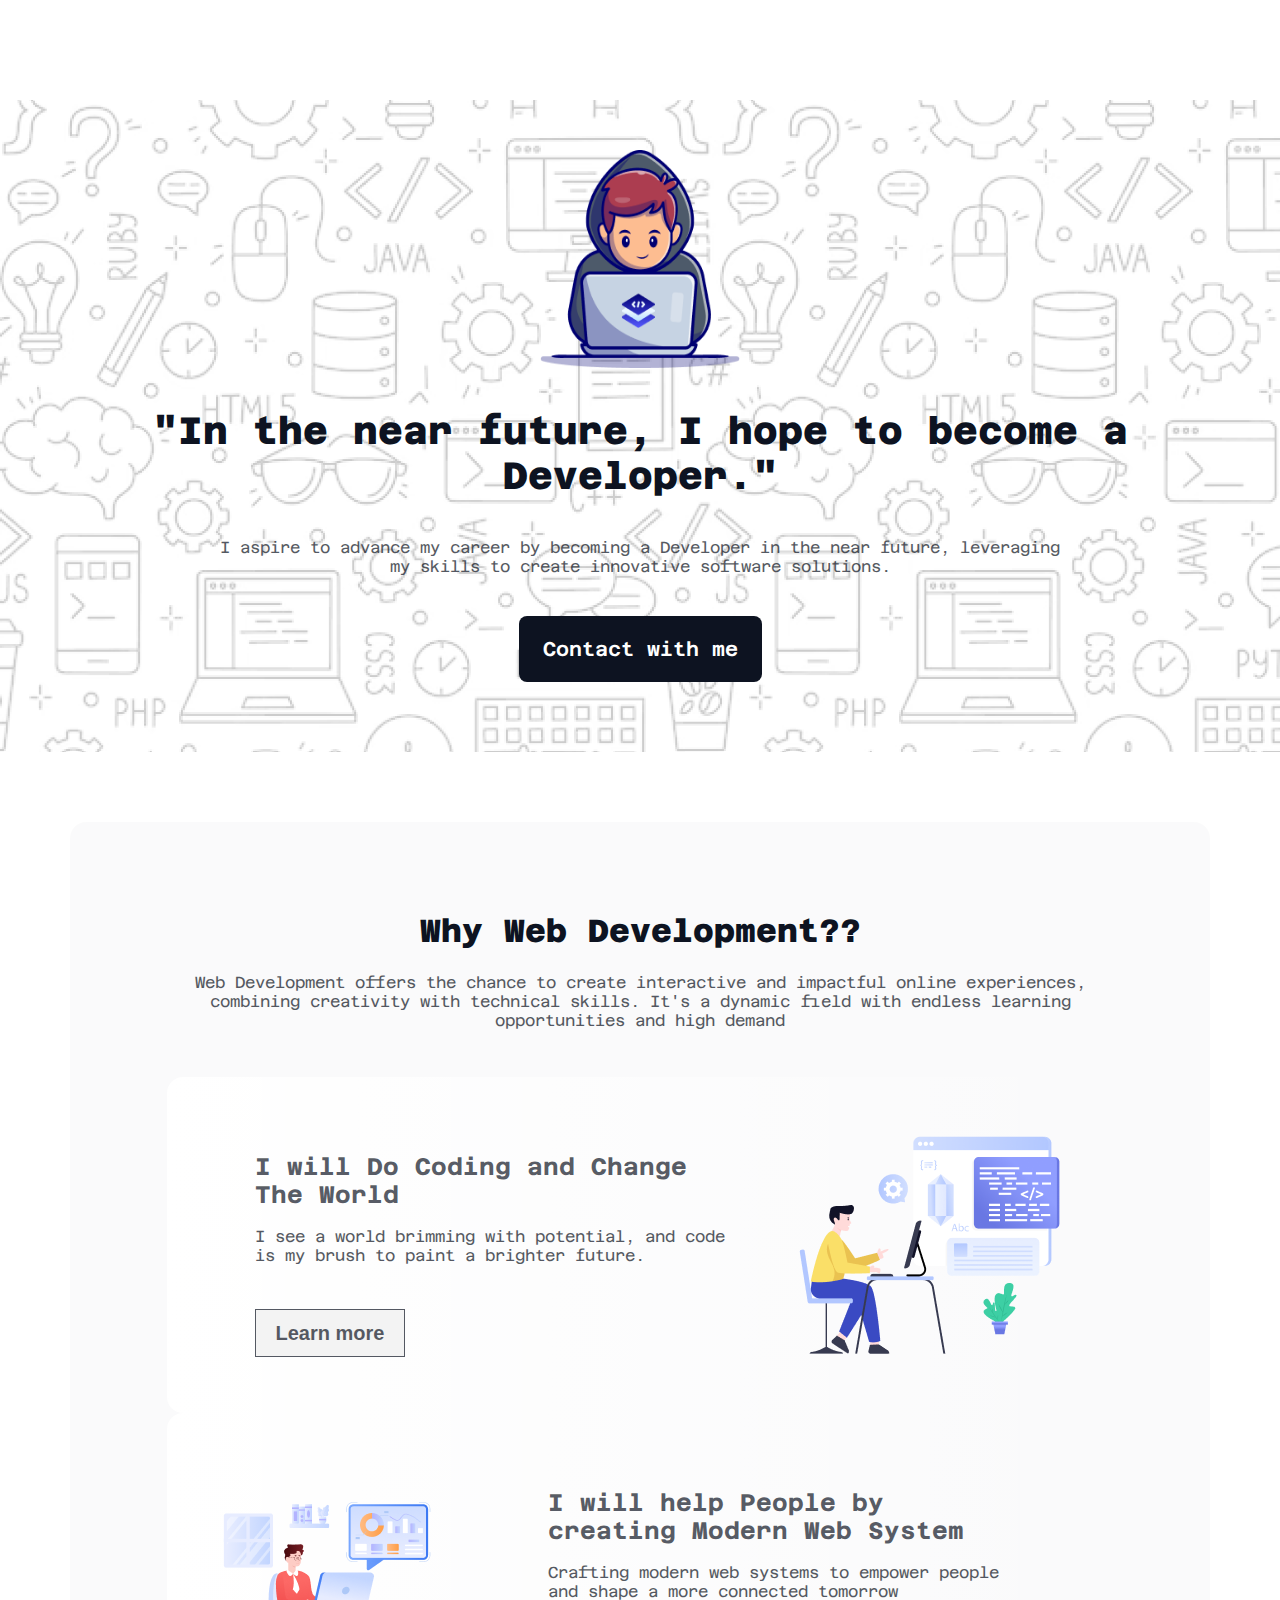
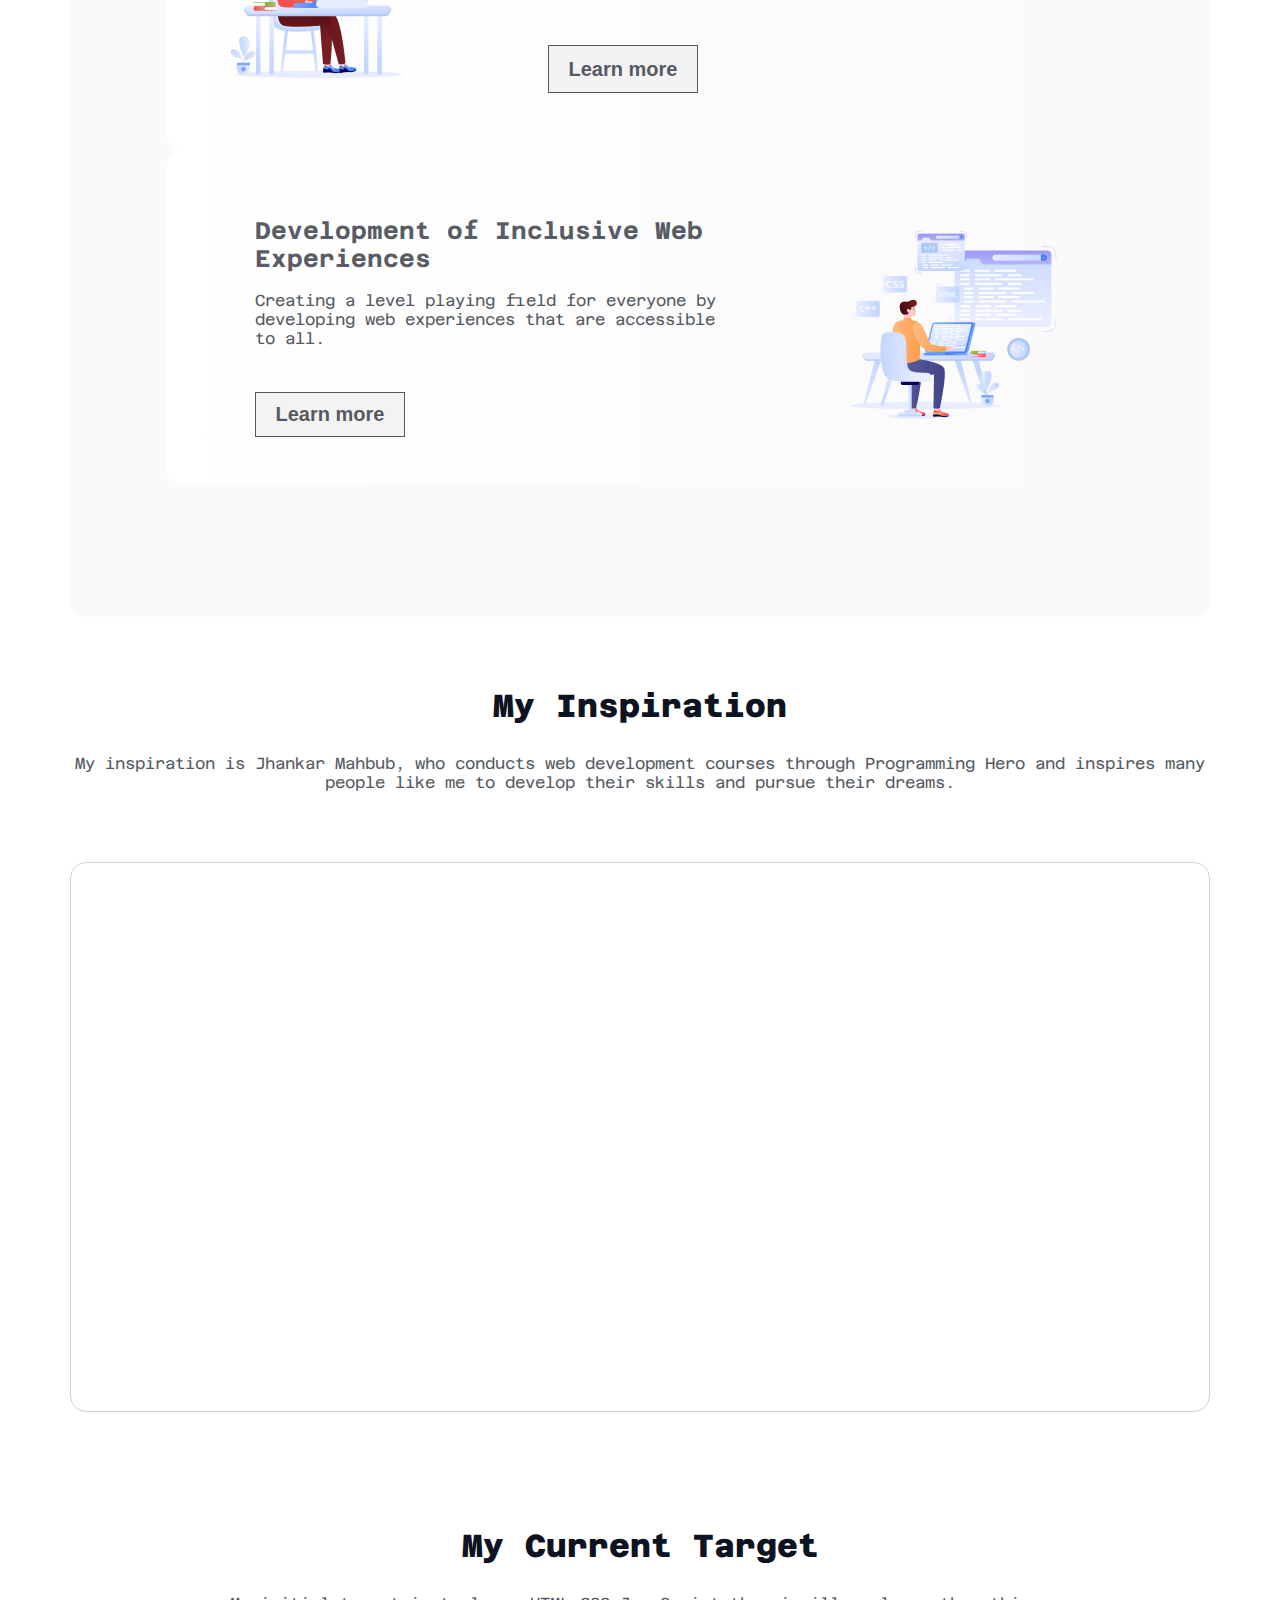
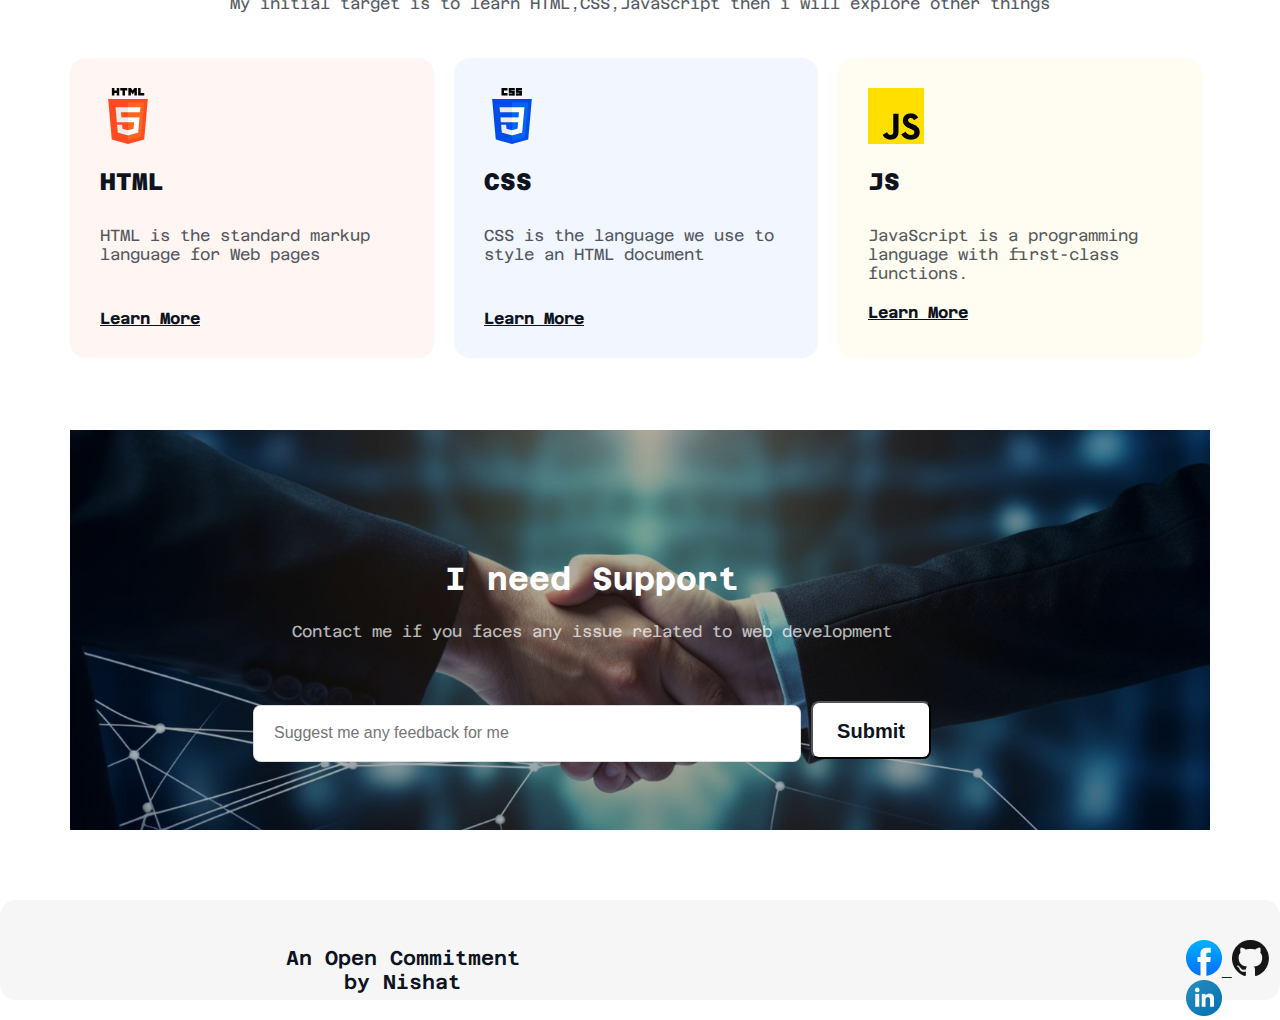
<file: index.html>
<!DOCTYPE html>
<html lang="en">
<head>
    <meta charset="UTF-8">
    <meta name="viewport" content="width=device-width, initial-scale=1.0">
    <title>My first assignment</title>
    <link rel="stylesheet" href="./style.css">
</head>

<body>
    <header>
        <!-- banner starts here -->
         <div class="banner-container">
            <div class="banner-content">
                <img src="./assets/Group.png" alt="">
                <h3>"In the near future, I hope to become a Developer."</h3>
                <p class="text-primary">I aspire to advance my career by becoming a Developer in the near future, leveraging my skills to create innovative software solutions.</p>
                <!-- <button class="btn">Contact with me</button> -->
                <a href="#footer" class="btn btn-primary">Contact with me</a>
            </div>
         </div>
        <!-- banner ends here -->
    </header>
    <main>
        <!-- main section starts here -->
        <div class="main-header">
            <h1>Why Web Development??</h1>
            <p class="text-primary ">Web Development offers the chance to create interactive and impactful online experiences, combining creativity with technical skills. It's a dynamic field with endless learning opportunities and high demand</p>
       
     <section class="content-1">
        <div class="content-1-description">
            <h2 class="text-secondary">I will Do Coding and Change The World</h2>
            <p class="text-primary ">I see a world brimming with potential, and code is my brush to paint a brighter future.</p>
            <button class="btn-1">Learn more</button>
        </div>
        <div class="img">
            <img src="./assets/Layer_1.png" alt="">
        </div>
     </section>
     <section class="content-2">
        <div class="img">
            <img src="./assets/Group 3.png" alt="">
        </div>
        <div class="content-2-description">
            <h2 class="text-secondary">I will help People by creating Modern Web System</h2>
            <p class="text-primary ">
                Crafting modern web systems to empower people and shape a more connected tomorrow</p>
            <button class="btn-1">Learn more</button>
        </div>
     </section>
     <section class="content-3">
        <div class="content-3-description">
            <h2 class="text-secondary">Development of Inclusive Web Experiences</h2>
            <p class="text-primary ">Creating a level playing field for everyone by developing web experiences that are accessible to all.</p>
            <button class="btn-1">Learn more</button>
        </div>
        <div class="img">
            <img src="./assets/Group 4.png" alt="">
        </div>
     </section>
    </div>
    <!-- inspiaration section starts here  -->
     <div class="inspiaration">
        <h3 >My Inspiration</h3>
        <p class="text-primary">My inspiration is Jhankar Mahbub, who conducts web development courses through Programming Hero and inspires many people like me to develop their skills and pursue their dreams.</p>
        <div class="video-container">
            <div class="video-link">
            <iframe width="1020" height="450" src="https://www.youtube.com/embed/DGHn2uOAVCE?si=DTMx8Vvx9OHjb3ao" title="YouTube video player" frameborder="0" allow="accelerometer; autoplay; clipboard-write; encrypted-media; gyroscope; picture-in-picture; web-share" referrerpolicy="strict-origin-when-cross-origin" allowfullscreen></iframe>
           </div>
        </div>
     </div>
    <!-- inspiaration section ends here  -->
     <!-- target section starts here -->
      <div class="target-header">
        <h1 >My Current Target</h1>
        <p class="text-primary">My initial target is to learn HTML,CSS,JavaScript then i will explore other things</p>
        <section class="target-container">
            <div class="target-1">
                <img src="./assets/html.png" alt="">
                <h1>HTML</h1>
                <p class="text-primary ">HTML is the standard markup language for Web pages</p>
                <span class="text-learn">Learn More</span>
            </div>
            <div class="target-2">
                <img src="./assets/css.png" alt="">
                <h1 >CSS</h1>
                <p class="text-primary ">CSS is the language we use to style an HTML document</p>
                <span class="text-learn">Learn More</span> 
            </div>
            <div class="target-3">
                <img src="./assets/js.png" alt="">
                <h1 >JS</h1>
                <p class="text-primary ">JavaScript is a programming language with first-class functions.</p>
                <span class="text-learn">Learn More</span> 
            </div>
        </section>
      </div>
     <!-- target section ends here -->
      <!-- support section starts here -->
     
        <div class="support">
            <div class="support-container">
            <h1>I need Support</h1>
            <p >Contact me if you faces any issue related to web development</p>
            <input type="text" name="" id="" placeholder="Suggest me any feedback for me">
            <button type="submit">Submit</button>
            </div>
        </div>
        
        
        <!-- support section ends here -->
    </main>
    <!-- main section ends here -->
    <footer>
        <!-- footer section starts here -->
        <section id="footer">
       <div class="link-container">
        <div class="link-content">
            <h4>An Open Commitment by Nishat</h4>
            <div class="social-media-link">
                <a href="https://www.facebook.com" target="_blank">
                  <img src="./assets/facebook.png" alt="Facebook">
                </a>
                <a href="https://github.com/" target="_blank">
                  <img src="./assets/github.png" alt="github">
                </a>
                <a href="https://www.linkedin.com" target="_blank">
                  <img src="./assets/linkedin-icon 1.png" alt="LinkedIn">
                </a>
            </div> 
        </div>
       </div>
    </section>
  </footer>
<!-- footer section ends here -->
</body>
</html>
</file>
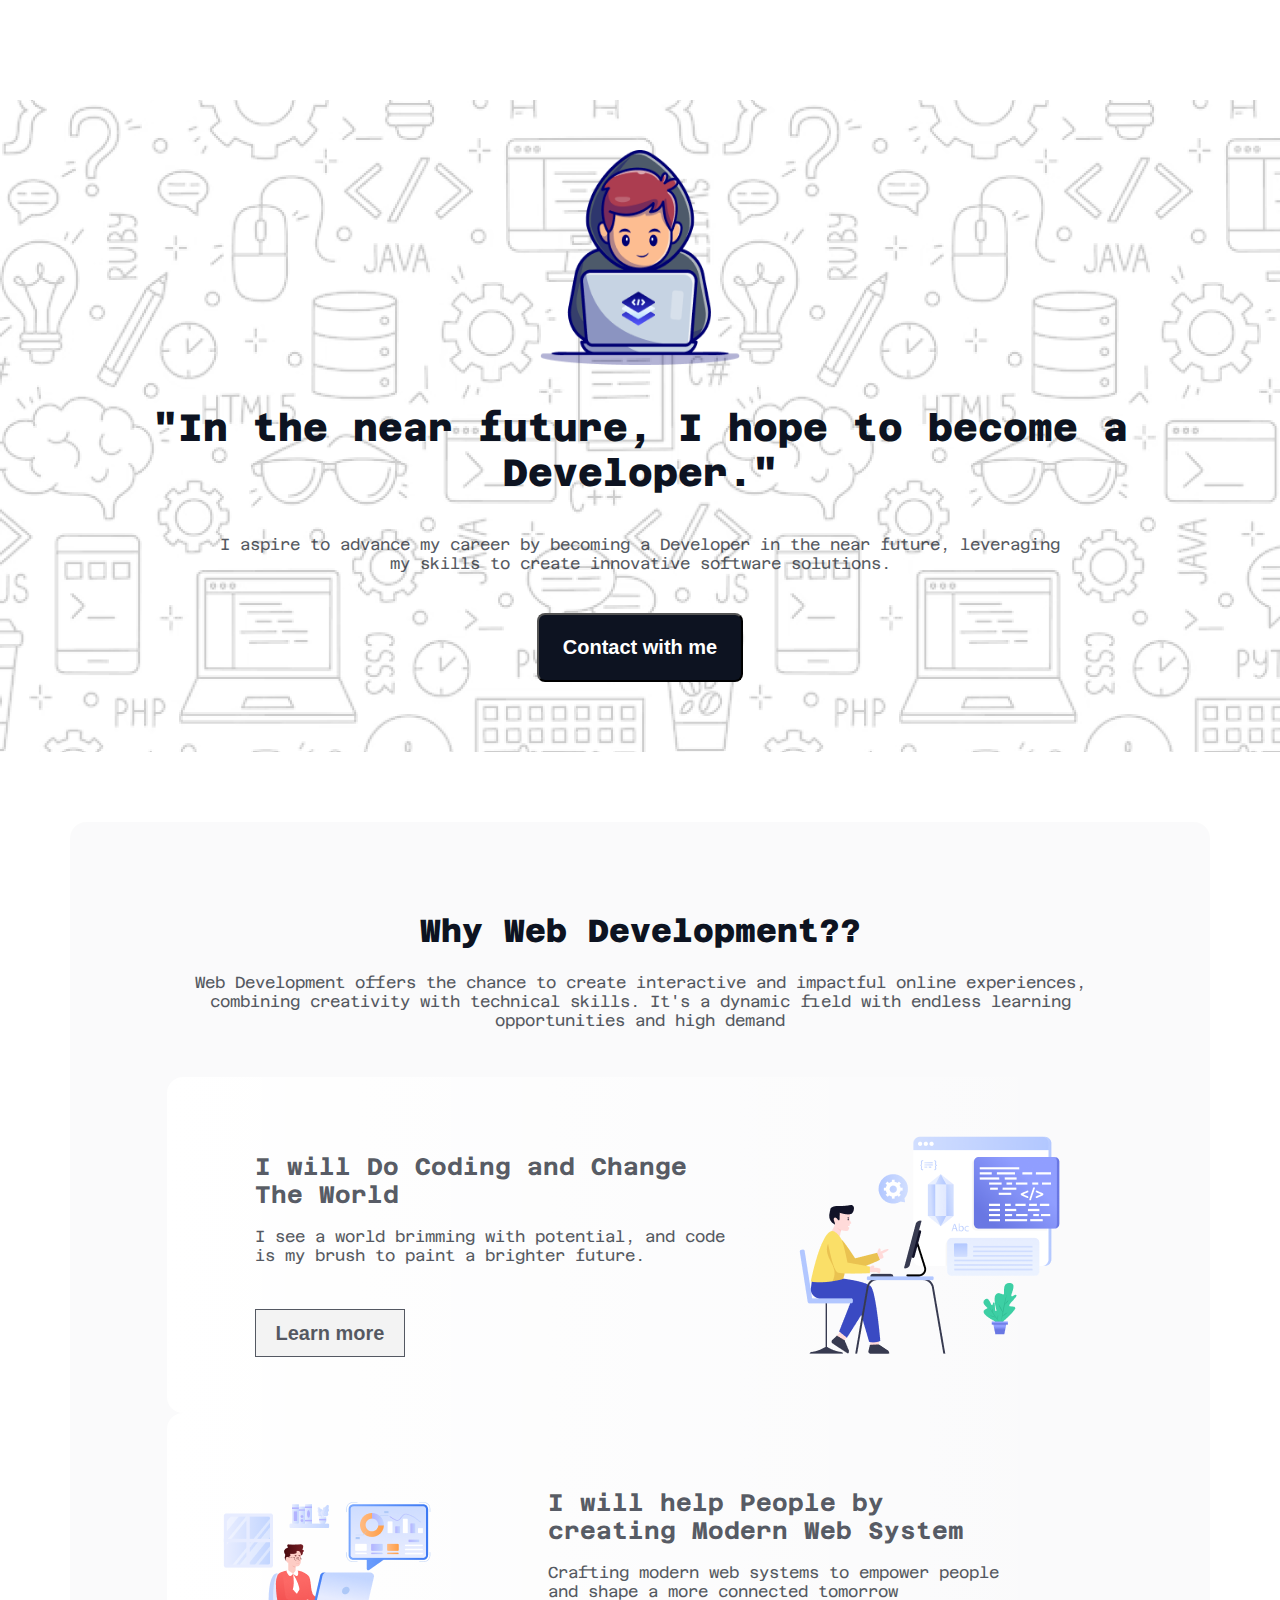
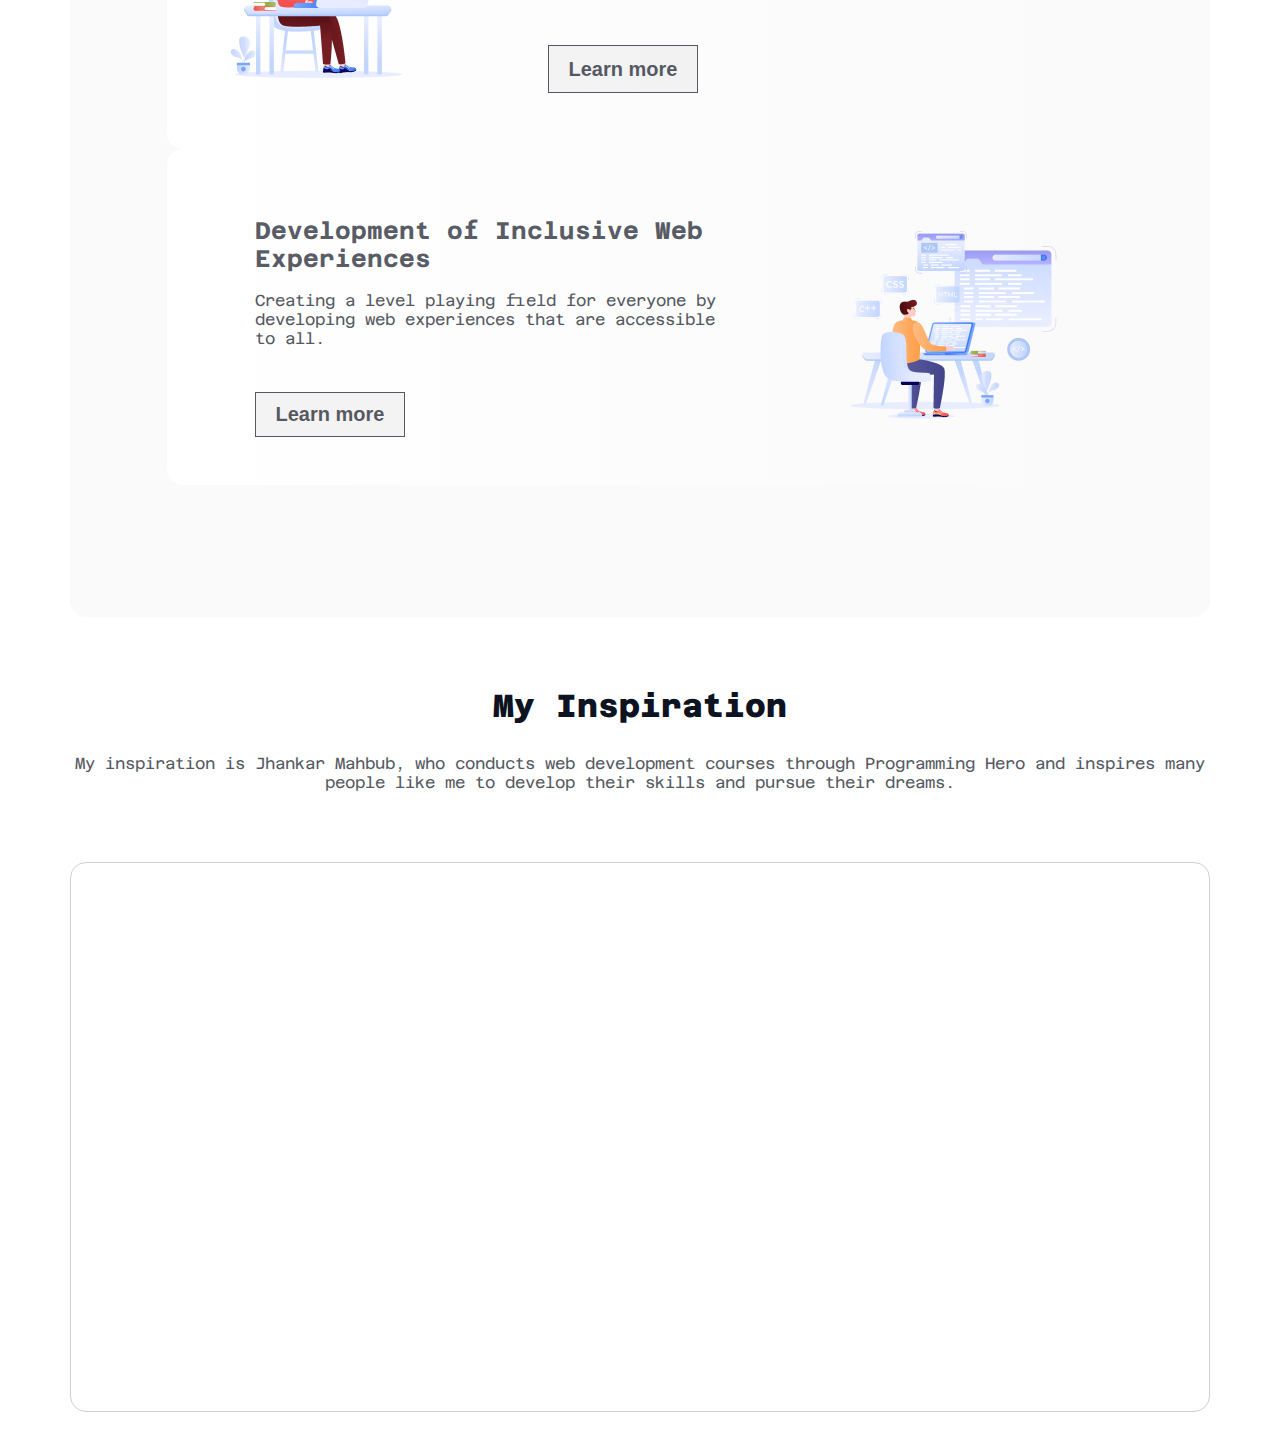
<file: inex.html>
<!DOCTYPE html>
<html lang="en">
<head>
    <meta charset="UTF-8">
    <meta name="viewport" content="width=device-width, initial-scale=1.0">
    <title>My first assignment</title>
    <link rel="stylesheet" href="./style.css">
</head>

<body>
    <header>
        <!-- banner starts here -->
         <div class="banner-container">
            <div class="banner-content">
                <img src="assets/Group.png" alt="">
                <h3>"In the near future, I hope to become a Developer."</h3>
                <p class="text-primary">I aspire to advance my career by becoming a Developer in the near future, leveraging my skills to create innovative software solutions.</p>
                <button class="btn">Contact with me</button>
            </div>
         </div>
        <!-- banner ends here -->
    </header>
    <main>
        <div class="main-header">
            <h1>Why Web Development??</h1>
            <p class="text-primary ">Web Development offers the chance to create interactive and impactful online experiences, combining creativity with technical skills. It's a dynamic field with endless learning opportunities and high demand</p>
       
     <section class="content-1">
        <div class="content-1-description">
            <h2 class="text-secondary">I will Do Coding and Change The World</h2>
            <p class="text-primary ">I see a world brimming with potential, and code is my brush to paint a brighter future.</p>
            <button class="btn-1">Learn more</button>
        </div>
        <div class="img">
            <img src="./assets/Layer_1.png" alt="">
        </div>
     </section>
     <section class="content-2">
        <div class="img">
            <img src="./assets/Group 3.png" alt="">
        </div>
        <div class="content-2-description">
            <h2 class="text-secondary">I will help People by creating Modern Web System</h2>
            <p class="text-primary ">
                Crafting modern web systems to empower people and shape a more connected tomorrow</p>
            <button class="btn-1">Learn more</button>
        </div>
     </section>
     <section class="content-3">
        <div class="content-3-description">
            <h2 class="text-secondary">Development of Inclusive Web Experiences</h2>
            <p class="text-primary ">Creating a level playing field for everyone by developing web experiences that are accessible to all.</p>
            <button class="btn-1">Learn more</button>
        </div>
        <div class="img">
            <img src="./assets/Group 4.png" alt="">
        </div>
     </section>
    </div>
    <!-- inspiaration section starts here  -->
     <div class="inspiaration">
        <h3 >My Inspiration</h3>
        <p class="text-primary">My inspiration is Jhankar Mahbub, who conducts web development courses through Programming Hero and inspires many people like me to develop their skills and pursue their dreams.</p>
        <div class="video-container">
            <div class="video-link">
            <iframe width="1020" height="450" src="https://www.youtube.com/embed/DGHn2uOAVCE?si=DTMx8Vvx9OHjb3ao" title="YouTube video player" frameborder="0" allow="accelerometer; autoplay; clipboard-write; encrypted-media; gyroscope; picture-in-picture; web-share" referrerpolicy="strict-origin-when-cross-origin" allowfullscreen></iframe>
           </div>
        </div>
     </div>
    <!-- inspiaration section ends here  -->
    </main>
    <footer>

    </footer>
</body>
</html>
</file>
<file: style.css>
@import url('https://fonts.googleapis.com/css2?family=Azeret+Mono:ital,wght@0,100..900;1,100..900&display=swap');

* {
    box-sizing: border-box;
    margin: 0;
    padding: 0;
}
body{
    font-family: "Azeret Mono", monospace;
} 
/* shared style*/
.text-primary {
    color: rgb(13, 19, 33);
    font-family: Azeret Mono;
    font-size: 16px;
    font-weight: 400;
    opacity: 0.7;

}
.text-secondary{
    color: rgba(13, 19, 33, 0.7);
    font-family: Azeret Mono;
    font-size: 24px;
    font-weight: 700;
}
.text-learn {
    color: rgb(13, 19, 33);
    font-size: 16px;
    font-weight: 700;
    text-decoration: underline;
}
/* banner-styles */
.banner-container {
    width: 100%;
    height: 652px;
    
    margin: 0 auto;
    margin-top: 100px;
    
    background-image: url(assets/Hero-bg.png);
}
.banner-content {
    width: 998px;
    height: 582px;
    display: flex;
    flex-direction: column;
    justify-content: flex-start;
    align-items: center;
    margin: 0 auto;
}
.banner-content img{
    width: 200px;
    height: 250px;
    margin-top: 50px;
    margin-bottom:40px;
}
.banner-content h3 {
    color: rgb(13, 19, 33);
    font-family: Azeret Mono;
    font-size: 38px;
    font-weight: 800;
    text-align: center;
    margin-bottom: 40px;
}
.banner-content p {
    padding-left: 70px;
    padding-right: 70px;
    text-align: center;
    margin-bottom: 40px ;
}
.btn {
    border-radius: 8px;
    background: rgb(13, 19, 33);
    color: rgb(255, 255, 255);
    font-size: 20px;
    font-weight: 600;
    padding: 21px 24px 21px 24px;
    text-decoration: none;
    cursor: pointer;
}
.btn:hover {
    background-color: cadetblue;
}
/* why web development styles section */
.main-header {
    width: 1140px;
    height: 1395px;
    
    margin: 0 auto;
    margin-top: 70px;
    border-radius: 16px;
    background: rgba(13, 19, 33, 0.02);
    text-align: center;  
   

}
.main-header h1{
    color: rgb(13, 19, 33);
    font-size: 32px;
    font-weight: 800;
    padding-bottom: 24px;
    padding-top: 90px;
}
.main-header p{
    margin: 0 47px;
    margin-bottom:47px ;  
    padding-left: 40px;
    padding-right: 40px;

}
/* Contents styles */
.content-1, .content-2, .content-3 {
    width: 946px;
    height: 336px;
    
    border-radius: 16px;
    background: linear-gradient(90deg, rgb(255, 255, 255), rgba(255, 255, 255, 0) 100%);
    display: flex;
    justify-content: space-between;
    align-items: center;
    padding: 40px;
    padding-bottom: 20px;
    margin: 0 auto;
}
 .content-1-description, .content-2-description, .content-3-description {
    max-width: 477px;
    max-height: 220px;
    display: flex;
    flex-direction: column;
    align-items: flex-start;
    margin: 48px;
} 

.content-1-description h2, .content-2-description h2, .content-3-description h2 {
    display: inline;
    text-align: left;
    margin-bottom: 18px;
}

.content-1-description p, .content-2-description p, .content-3-description p {
    display: inline;
    text-align: left;
    margin: 0px;
    padding: 0;
}
/* same button for all contents */
.btn-1 {
    width: 150px;
    height: 48px;
    box-sizing: border-box;
    border: 1px solid rgb(13, 19, 33);
    opacity: 0.7;
    color: rgb(13, 19, 33);
    font-size: 20px;
    font-weight: 600;
    margin-top: 44px;
    padding: 10px;
}
/* inspiaration section starts here */
.inspiaration {
    width: 1140px;
    height: 760px;
    
    margin: 0 auto;
    margin-top: 70px;
    text-align: center;  
}
.inspiaration h3{
    color: rgb(13, 19, 33);
    margin-top: 30px;
    margin-bottom: 30px;
    font-size: 32px;
    font-weight: 800;
}
.inspiaration p{
    margin-bottom: 70px;
}
.video-container {
    box-sizing: border-box;
    border: 1px solid rgba(13, 19, 33, 0.2);
    border-radius: 16px;
    width: 1140px;
    height: 550px;
    padding-top: 50px;
}
/* target styles */
.target-header {
    width: 1140px;
    height: 463px;
    
    margin: 0 auto;
    margin-top: 50px;
    padding-top: 30px;
    text-align: center;
}

.target-header h1 {
    color: rgb(13, 19, 33);
    font-family: Azeret Mono;
    font-size: 32px;
    font-weight: 800;
    margin-bottom: 30px;
}
.target-header p {
    margin-bottom: 45px;
} 
.target-container{
    width: 1140px;
    height: 300px;
   
    display: flex;
    flex-direction: row;
}
.target-1 {
    width: 364px;
    height: 300px;
    border-radius: 16px;
    background: rgba(255, 76, 30, 0.05);
    text-align: left;
    padding: 30px;
}
.target-1 h1 {
    color: rgb(13, 19, 33);
    font-family: Azeret Mono;
    font-size: 24px;
    font-weight: 800;
    margin-top: 20px;
}
.target-2 {
    width: 364px;
    height: 300px;
    border-radius: 16px;
    background: rgba(0, 76, 232, 0.05);
    text-align: left;
    padding: 30px;
    margin-left: 20px;
    margin-right: 20px; 
    
}
.target-2 h1 {
    color: rgb(13, 19, 33);
    font-family: Azeret Mono;
    font-size: 24px;
    font-weight: 800;
    margin-top: 20px;
} 
.target-3{
    width: 364px;
    height: 300px;
    border-radius: 16px;
    background: rgba(255, 223, 0, 0.05);
    text-align: left;
    padding: 30px;
   
}
.target-3 h1{
    color: rgb(13, 19, 33);
    font-family: Azeret Mono;
    font-size: 24px;
    font-weight: 800;
    margin-top: 20px;
    
}
.target-3 p {
    margin-top: 20px;
    margin-bottom: 20px;
}
.support {
    max-width: 1140px;
    min-height: 400px;
    padding-top: 30px;
    margin: 0 auto;
    background-image: url(./assets/handshake.jpg);
    margin-top: 70px;
    background-position: center;
    background-size: cover;
    background-repeat: no-repeat;
    background-color: rgba(0, 0, 0, 0.3);
    background-blend-mode: overlay;
    
}
.support-container {
    width: 1044px;
    height: 186px;
    text-align: center;
}
.support-container h1{
    color: rgb(255, 255, 255);
    font-size: 32px;
    font-weight: 700;
    margin-top: 100px;
}
.support-container p{
    color: rgb(255, 255, 255);
    font-size: 16px;
    font-weight: 400;
    opacity: 0.7;
    padding-top: 25px;
    padding-bottom: 60px;
}
.support-container input {
    width: 548px;
    height: 57px;
    padding: 19px 20px 19px 20px;
    box-sizing: border-box;
    border: 1px solid rgba(13, 19, 33, 0.15);
    border-radius: 8px;
    background: rgb(255, 255, 255);
    color: rgba(13, 19, 33, 0.4);
    font-size: 16px;
    font-weight: 400;
}
.support-container button{
    width: 120px;
    height: 58px;
    border-radius: 8px;
    background: rgb(255, 255, 255);
    padding: 17px 20px 17px 20px;
    color: rgb(13, 19, 33);
    font-size: 20px;
    font-weight: 600;
    
}
/* fotter styles */
.link-container{
    height: 100px;
    width: 100%;
    border-radius: 16px;
    background: rgba(13, 19, 33, 0.04);
    margin-top: 70px;
   
}
.link-content {
    display: flex;
    flex-direction: row;
    align-items: center;
    padding: 0px;
}
.link-content h4{
    color: rgb(13, 19, 33);
    font-size: 20px;
    font-weight: 600;
    text-align: center;
    margin: 40px 650px 20px 270px;
}
.social-media-link{
   margin-top: 40px;
    
}
.social-media-link :hover {
    box-shadow:0 4px 8px rgba(0, 0, 0, 0.2);
}
</file>
